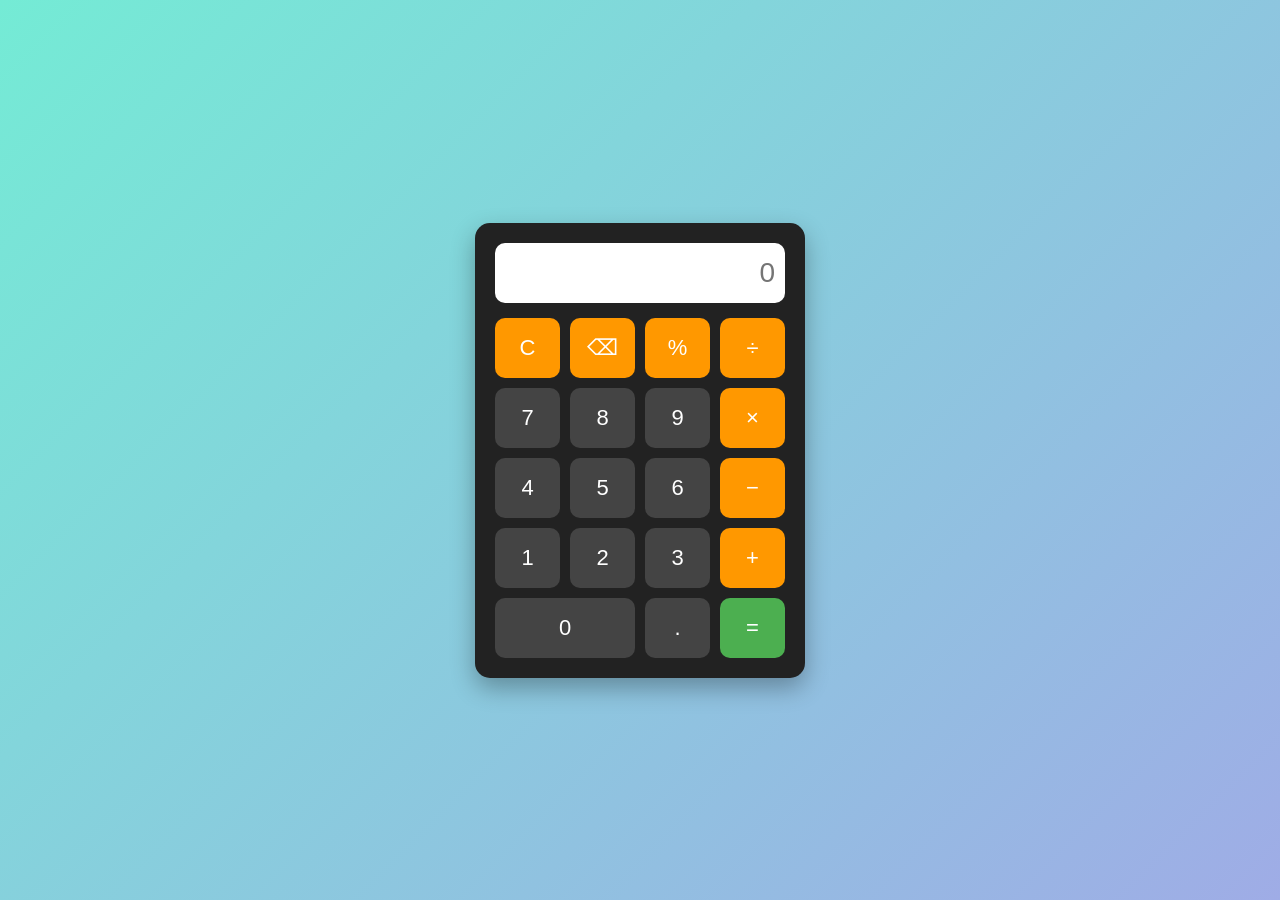
<file: Codealpha_task/Codealpha_Calculator/index.html>
<!DOCTYPE html>
<html lang="en">
<head>
    <meta charset="UTF-8">
    <meta name="viewport" content="width=device-width, initial-scale=1.0">
    <title>Calculator</title>
    <link rel="stylesheet" href="style.css">
</head>
<body>

<div class="calculator">
    <!-- <input type="text" id="display" disabled> -->
    <input type="text" id="display" disabled title="Calculator display" placeholder="0">

    <div class="buttons">
        <button onclick="clearDisplay()" class="operator">C</button>
        <button onclick="deleteLast()" class="operator">⌫</button>
        <button onclick="appendValue('%')" class="operator">%</button>
        <button onclick="appendValue('/')" class="operator">÷</button>

        <button onclick="appendValue('7')">7</button>
        <button onclick="appendValue('8')">8</button>
        <button onclick="appendValue('9')">9</button>
        <button onclick="appendValue('*')" class="operator">×</button>

        <button onclick="appendValue('4')">4</button>
        <button onclick="appendValue('5')">5</button>
        <button onclick="appendValue('6')">6</button>
        <button onclick="appendValue('-')" class="operator">−</button>

        <button onclick="appendValue('1')">1</button>
        <button onclick="appendValue('2')">2</button>
        <button onclick="appendValue('3')">3</button>
        <button onclick="appendValue('+')" class="operator">+</button>

        <button onclick="appendValue('0')" class="zero">0</button>
        <button onclick="appendValue('.')">.</button>
        <button onclick="calculate()" class="equal">=</button>
    </div>

    
</div>

<script src="script.js"></script>

</body>
</html>
</file>
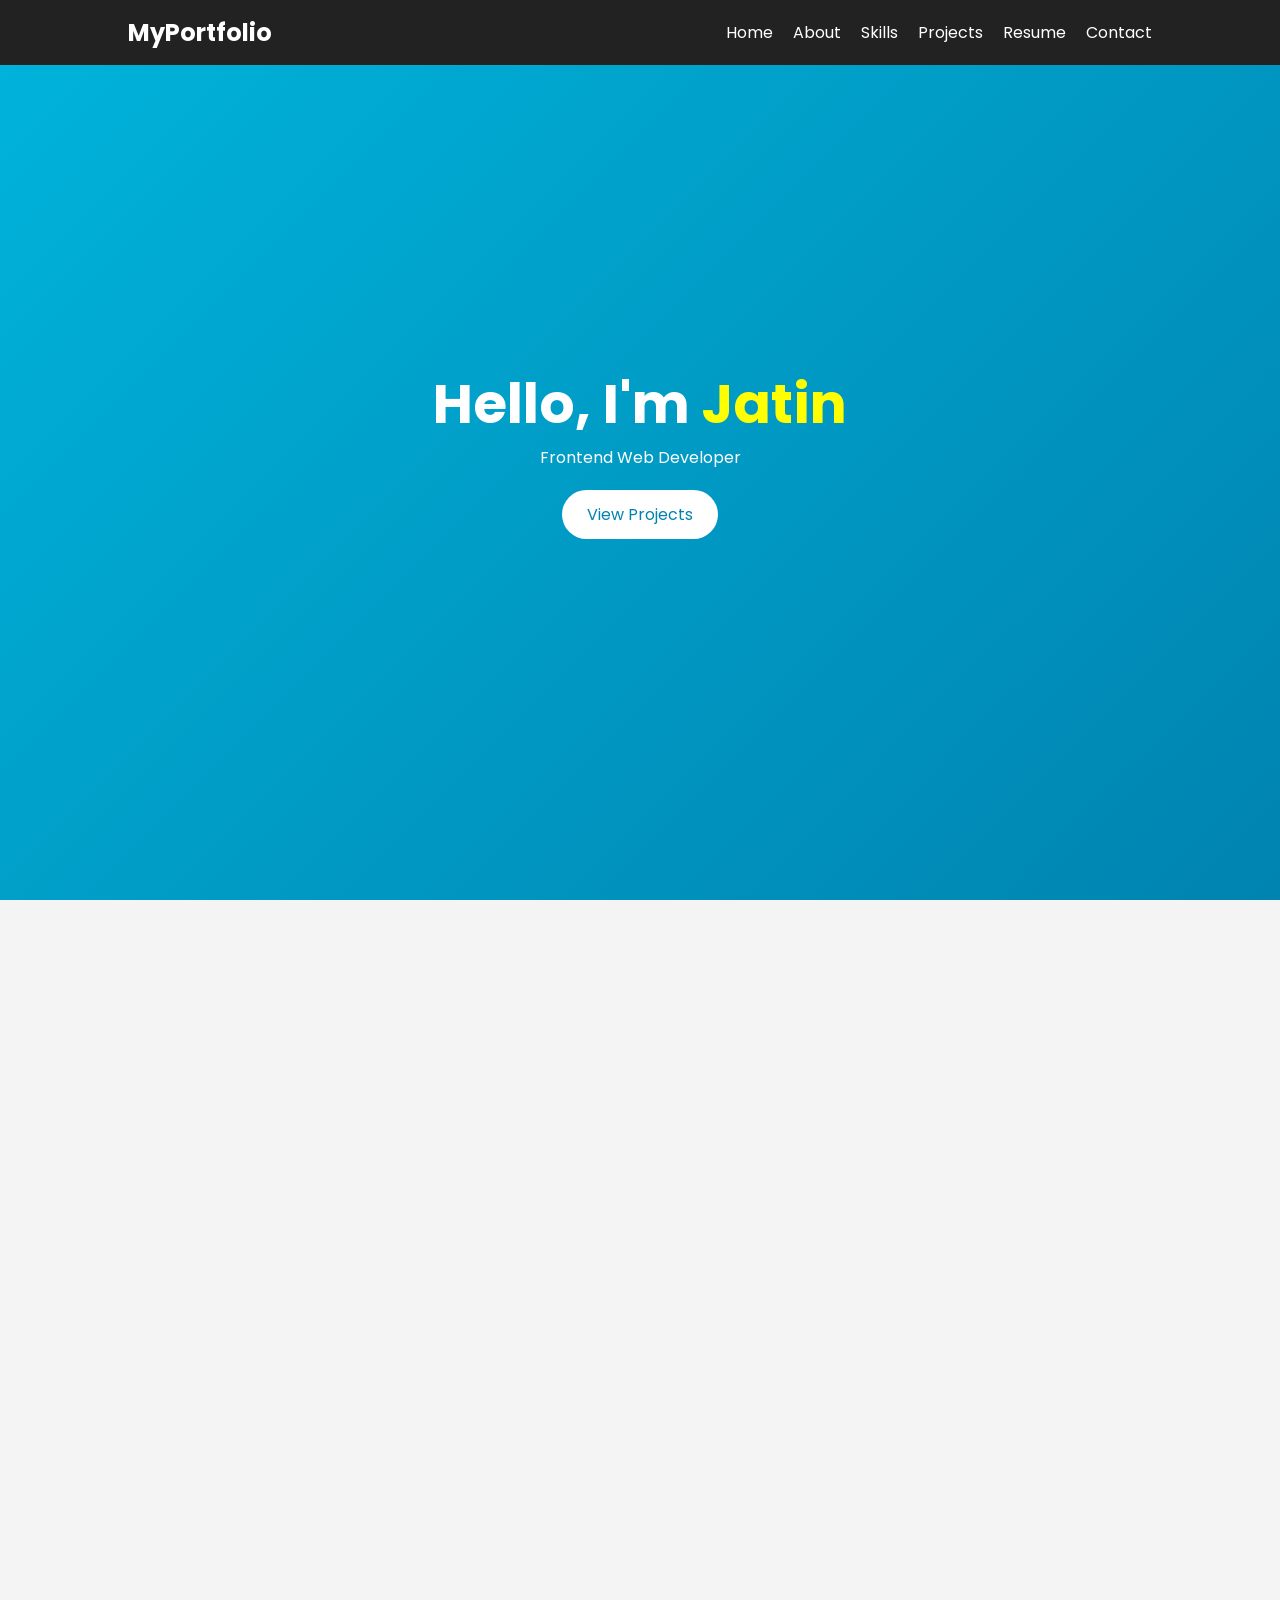
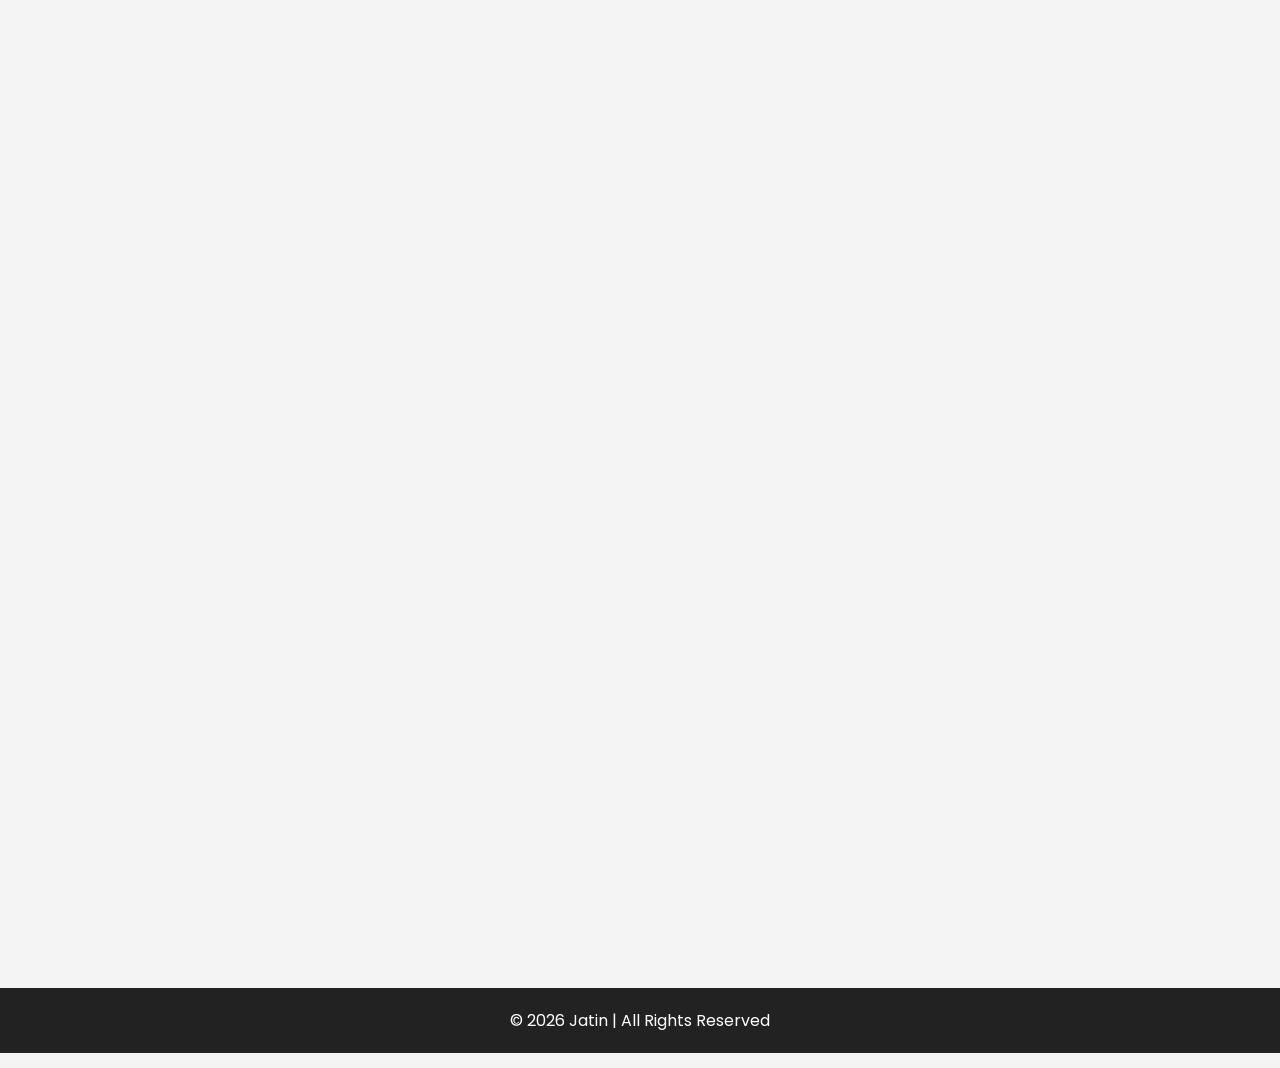
<file: Codealpha_task/Codealpha_Portfolio/index.html>
<!DOCTYPE html>
<html lang="en">
<head>
<meta charset="UTF-8">
<meta name="viewport" content="width=device-width, initial-scale=1.0">
<title>My Portfolio</title>

<link rel="stylesheet" href="style.css">

<link href="https://fonts.googleapis.com/css2?family=Poppins:wght@300;500;700&display=swap" rel="stylesheet">
</head>

<body>

<header>

<nav>

<h2 class="logo">MyPortfolio</h2>


<ul>

<li><a href="#home">Home</a></li>

<li><a href="#about">About</a></li>

<li><a href="#skills">Skills</a></li>

<li><a href="#projects">Projects</a></li>

<li><a href="#resume">Resume</a></li>

<li><a href="#contact">Contact</a></li>

</ul>

</nav>

</header>

<section id="home" class="hero">

<div class="hero-text">

<h1>Hello, I'm <span>Jatin</span></h1>

<p>Frontend Web Developer</p>

<a href="#projects" class="btn">View Projects</a>

</div>

</section>

<section id="about" class="section reveal">

<h2>About Me</h2>

<p>
I am a passionate web developer who enjoys creating responsive,
modern and user-friendly websites using HTML, CSS and JavaScript.
</p>

</section>

<section id="skills" class="section reveal">

<h2>Skills</h2>

<div class="cards">

<div class="card">HTML</div>

<div class="card">CSS</div>

<div class="card">JavaScript</div>

<div class="card">Git & GitHub</div>

</div>

</section>

<section id="projects" class="section reveal">

<h2>Projects</h2>

<div class="project-container">

<div class="project">

<h3>Portfolio Website</h3>

<p>Responsive portfolio built using HTML, CSS and JavaScript.</p>

</div>

<div class="project">

<h3>Weather App</h3>

<p>Weather application using OpenWeather API.</p>

</div>

<div class="project">

<h3>Calculator</h3>

<p>Simple calculator using JavaScript.</p>

</div>

</div>

</section>

<section id="resume" class="section reveal">

<h2>Resume</h2>

<a href="Resume .pdf" download class="btn">Download Resume</a>

</section>

<section id="contact" class="section reveal">

<h2>Contact</h2>

<p> <a href="Gmailto:k729119@gmail.com">Gmail: k729119@gmail.com</a></p>

<p><a href="tel:+919671414207">Phone: +91 9671414207</a></p>

<p><a href="https://github.com/jatin-9900" target="_blank" rel="noopener noreferrer">github: jatin-9900</a></p>

<p><a href="https://www.linkedin.com/in/jatin-verma-ab3a53211" target="_blank" rel="noopener noreferrer">LinkedIn: jatin-verma</a></p>

</section>

<footer>

<p>© 2026 Jatin | All Rights Reserved</p>

</footer>

<script src="script.js"></script>

</body>
</html>
</file>
<file: Codealpha_task/Codealpha_Calculator/style.css>
*{
    margin:0;
    padding:0;
    box-sizing:border-box;
    font-family:Arial, sans-serif;
}

body{
    display:flex;
    justify-content:center;
    align-items:center;
    height:100vh;
    background:linear-gradient(135deg,#74ebd5,#9face6);
}

.calculator{
    width:330px;
    background:#222;
    padding:20px;
    border-radius:15px;
    box-shadow:0 10px 25px rgba(0,0,0,0.3);
}

#display{
    width:100%;
    height:60px;
    font-size:28px;
    text-align:right;
    padding:10px;
    border:none;
    border-radius:10px;
    margin-bottom:15px;
    background:#fff;
}

.buttons{
    display:grid;
    grid-template-columns:repeat(4,1fr);
    gap:10px;
}

button{
    height:60px;
    border:none;
    border-radius:10px;
    font-size:22px;
    cursor:pointer;
    transition:0.2s;
}

button:hover{
    transform:scale(1.05);
}

.operator{
    background:#ff9800;
    color:white;
}

.equal{
    background:#4CAF50;
    color:white;
}

.zero{
    grid-column:span 2;
}

button:not(.operator):not(.equal){
    background:#444;
    color:white;
}
</file>
<file: Codealpha_task/Codealpha_Portfolio/style.css>
*{
margin:0;
padding:0;
box-sizing:border-box;
scroll-behavior:smooth;
font-family:Poppins,sans-serif;
}

body{
background:#f4f4f4;
color:#333;
}

header{
position:fixed;
width:100%;
background:#222;
padding:15px 10%;
z-index:1000;
}

nav{
display:flex;
justify-content:space-between;
align-items:center;
}

.logo{
color:white;
}

nav ul{
display:flex;
list-style:none;
}

nav ul li{
margin-left:20px;
}

nav ul li a{
text-decoration:none;
color:white;
transition:.3s;
}

nav ul li a:hover{
color:#00d9ff;
}

.hero{
height:100vh;
display:flex;
justify-content:center;
align-items:center;
background:linear-gradient(135deg,#00b4db,#0083b0);
color:white;
text-align:center;
}

.hero h1{
font-size:55px;
}

.hero span{
color:yellow;
}

#skills{
    background:linear-gradient(135deg,#94e8c2,#2dd254);
}



#resume{
    background:linear-gradient(135deg,#f6d365,#fda085);
}


.btn{
display:inline-block;
margin-top:20px;
padding:12px 25px;
background:white;
color:#0083b0;
text-decoration:none;
border-radius:30px;
transition:.3s;
}

.btn:hover{
background:#222;
color:white;
transform:scale(1.05);
}

.section{
padding:100px 10%;
text-align:center;
}

.cards{
display:grid;
grid-template-columns:repeat(auto-fit,minmax(150px,1fr));
gap:20px;
margin-top:40px;
}

.card{
background:white;
padding:30px;
border-radius:10px;
box-shadow:0 5px 10px rgba(0,0,0,.1);
transition:.4s;
}

.card:hover{
transform:translateY(-10px);
background:#00b4db;
color:white;
}

.project-container{
display:grid;
grid-template-columns:repeat(auto-fit,minmax(250px,1fr));
gap:20px;
margin-top:30px;
}

.project{
background:white;
padding:30px;
border-radius:10px;
box-shadow:0 5px 10px rgba(0,0,0,.1);
transition:.4s;
}

.project:hover{
transform:scale(1.05);
}

footer{
background:#222;
color:white;
text-align:center;
padding:20px;
}

.reveal{
opacity:0;
transform:translateY(80px);
transition:1s;
}

.reveal.active{
opacity:1;
transform:translateY(0);
}

@media(max-width:768px){

.hero h1{
font-size:35px;
}

nav{
flex-direction:column;
}

nav ul{
margin-top:10px;
flex-wrap:wrap;
justify-content:center;
}

}
</file>
